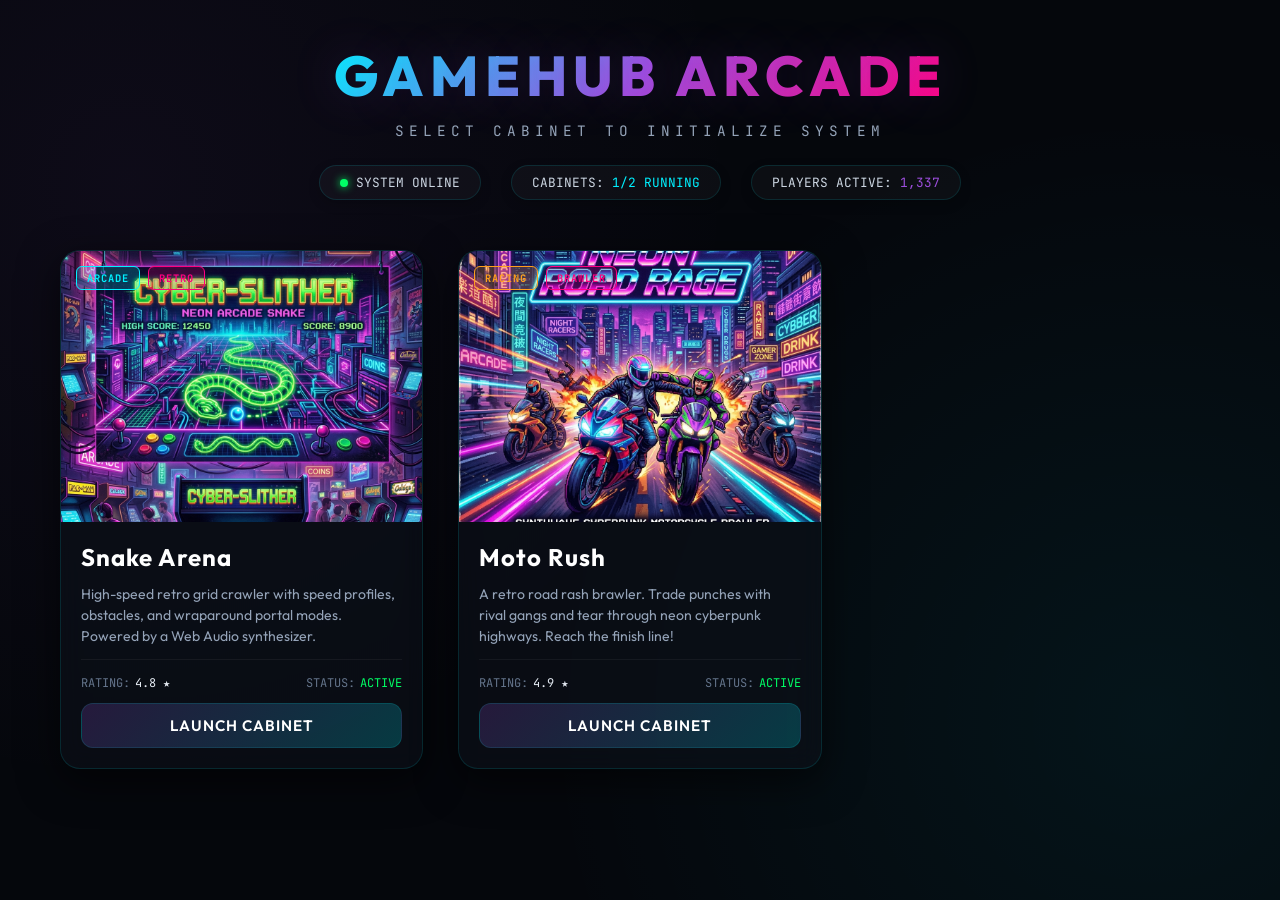
<file: app/index.html>
<!DOCTYPE html>
<html lang="en">
<head>
    <meta charset="UTF-8">
    <meta name="viewport" content="width=device-width, initial-scale=1.0">
    <title>GameHub Arcade | Scalable Multi-Game Hub</title>
    <meta name="description" content="A premium, retro-futuristic arcade game catalog hub featuring HTML5 games.">
    <!-- Google Fonts -->
    <link rel="preconnect" href="https://fonts.googleapis.com">
    <link rel="preconnect" href="https://fonts.gstatic.com" crossorigin>
    <link href="https://fonts.googleapis.com/css2?family=JetBrains+Mono:wght@400;700&family=Outfit:wght@300;400;600;800&display=swap" rel="stylesheet">
    <link rel="stylesheet" href="style.css">
</head>
<body>
    <div class="container">
        <!-- ================= HEADER ================= -->
        <header>
            <h1 class="logo-text">GameHub Arcade</h1>
            <p class="subtitle">Select cabinet to initialize system</p>
            <div class="hub-stats">
                <div class="status-badge">
                    <span class="dot pulse"></span>
                    <span>SYSTEM ONLINE</span>
                </div>
                <div class="status-badge">
                    <span>CABINETS: <span class="highlight" style="color: var(--neon-cyan);">1/2 RUNNING</span></span>
                </div>
                <div class="status-badge">
                    <span>PLAYERS ACTIVE: <span class="highlight" style="color: var(--neon-purple);">1,337</span></span>
                </div>
            </div>
        </header>

        <!-- ================= GAMES GRID ================= -->
        <main class="games-grid">
            <!-- Snake Game Card -->
            <article class="game-card" id="card-snake" data-game-url="games/snake/" data-game-title="Snake Arena">
                <div class="card-media">
                    <div class="badge-container">
                        <span class="tag-badge cyan">Arcade</span>
                        <span class="tag-badge pink">Retro</span>
                    </div>
                    <img src="assets/snake_card.png" alt="Snake Arena Artwork">
                </div>
                <div class="card-details">
                    <h2 class="game-title">Snake Arena</h2>
                    <p class="game-desc">High-speed retro grid crawler with speed profiles, obstacles, and wraparound portal modes. Powered by a Web Audio synthesizer.</p>
                    <div class="card-stats">
                        <span class="stat-item">RATING: <span class="highlight">4.8 ★</span></span>
                        <span class="stat-item">STATUS: <span class="highlight" style="color: var(--neon-green);">ACTIVE</span></span>
                    </div>
                    <button class="btn-launch">Launch Cabinet</button>
                </div>
            </article>

            <!-- Moto Rush Game Card -->
            <article class="game-card" id="card-motorush" data-game-url="games/moto-rush/" data-game-title="Moto Rush">
                <div class="card-media">
                    <div class="badge-container">
                        <span class="tag-badge orange">Racing</span>
                        <span class="tag-badge pink">Brawler</span>
                    </div>
                    <img src="assets/motorush_card.png" alt="Moto Rush Artwork">
                </div>
                <div class="card-details">
                    <h2 class="game-title">Moto Rush</h2>
                    <p class="game-desc">A retro road rash brawler. Trade punches with rival gangs and tear through neon cyberpunk highways. Reach the finish line!</p>
                    <div class="card-stats">
                        <span class="stat-item">RATING: <span class="highlight">4.9 ★</span></span>
                        <span class="stat-item">STATUS: <span class="highlight" style="color: var(--neon-green);">ACTIVE</span></span>
                    </div>
                    <button class="btn-launch">Launch Cabinet</button>
                </div>
            </article>
        </main>
    </div>

    <!-- ================= FULLSCREEN GAME OVERLAY ================= -->
    <div id="gameOverlay" class="game-overlay">
        <div class="hud-bar">
            <div class="hud-title">
                <span id="hudGameName">GAME ENGINE</span>
                <span id="hudGameStatus">VM ACTIVE</span>
            </div>
            <button id="btnCloseOverlay" class="btn-close">
                ◀ BACK TO CATALOG
            </button>
        </div>
        <div class="iframe-container">
            <div id="iframeLoader" class="iframe-loader">
                <div class="spinner"></div>
                <span>Initializing Game Engine VM...</span>
            </div>
            <iframe id="gameIframe" class="game-iframe" src="" allow="autoplay"></iframe>
        </div>
    </div>

    <script src="main.js"></script>
</body>
</html>
</file>
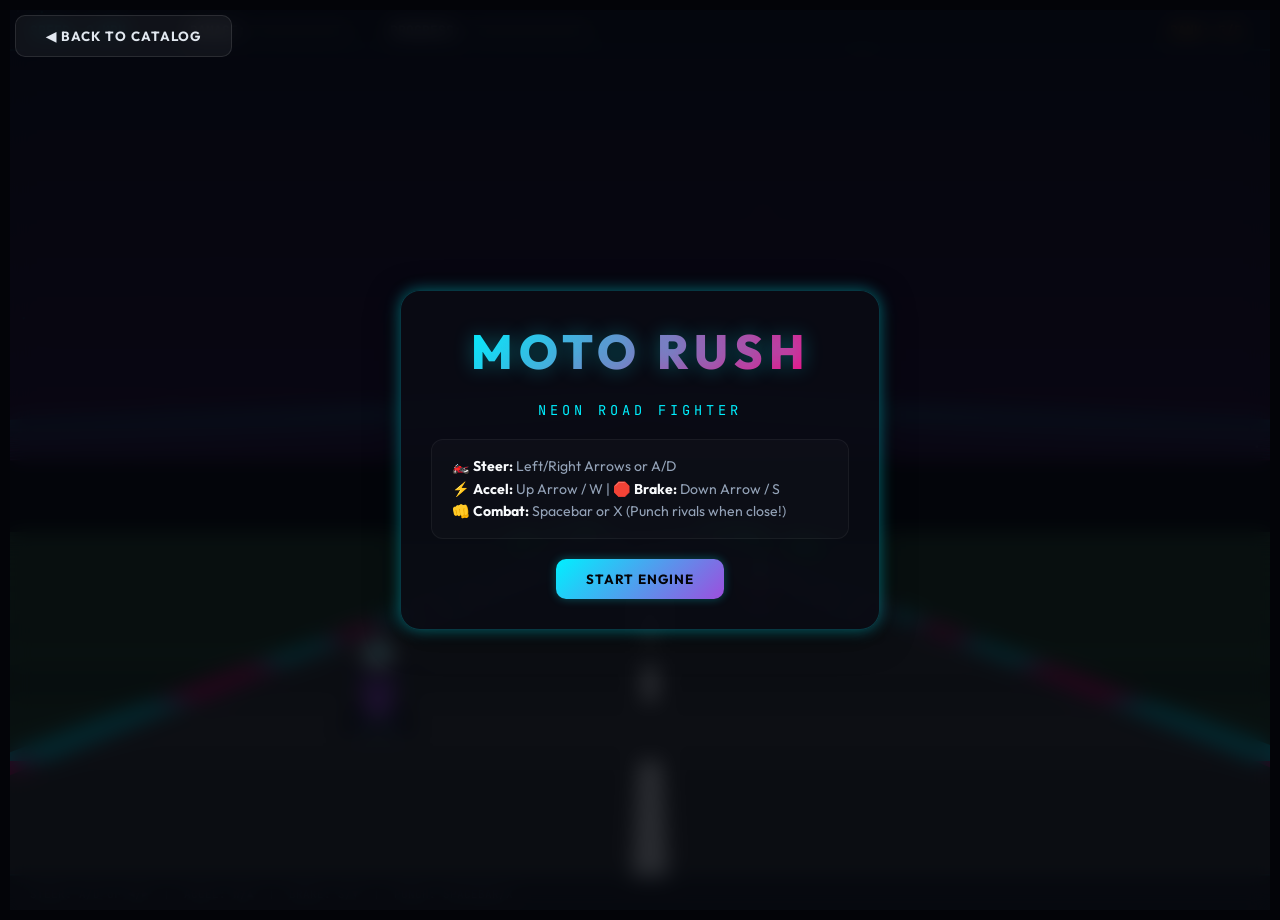
<file: app/games/moto-rush/index.html>
<!DOCTYPE html>
<html lang="en">
<head>
    <meta charset="UTF-8">
    <meta name="viewport" content="width=device-width, initial-scale=1.0, maximum-scale=1.0, user-scalable=no">
    <title>Moto Rush | Cyberpunk Road Fighter</title>
    <meta name="description" content="Retro-futuristic motorcycle brawler inspired by Road Rash. Built with HTML5 Canvas.">
    <!-- Google Fonts -->
    <link rel="preconnect" href="https://fonts.googleapis.com">
    <link rel="preconnect" href="https://fonts.gstatic.com" crossorigin>
    <link href="https://fonts.googleapis.com/css2?family=JetBrains+Mono:wght@400;700&family=Outfit:wght@400;700;800&display=swap" rel="stylesheet">
    <link rel="stylesheet" href="style.css">
</head>
<body>
    <div class="game-wrapper">
        <!-- Canvas Layer -->
        <canvas id="gameCanvas" width="800" height="480"></canvas>

        <!-- ================= START SCREEN OVERLAY ================= -->
        <div id="startScreen" class="overlay active">
            <div class="overlay-content">
                <h1 class="logo-text">MOTO RUSH</h1>
                <p class="subtitle">NEON ROAD FIGHTER</p>
                
                <div class="instructions">
                    <p>🏍️ <strong>Steer:</strong> Left/Right Arrows or A/D</p>
                    <p>⚡ <strong>Accel:</strong> Up Arrow / W | 🛑 <strong>Brake:</strong> Down Arrow / S</p>
                    <p>👊 <strong>Combat:</strong> Spacebar or X (Punch rivals when close!)</p>
                </div>

                <button id="btnStart" class="btn primary-btn">START ENGINE</button>
            </div>
        </div>

        <!-- ================= GAME OVER OVERLAY ================= -->
        <div id="gameOverScreen" class="overlay">
            <div class="overlay-content">
                <h2 class="danger-text">BIKE WRECKED</h2>
                <p class="stats-report">100% Critical Chassis Damage</p>
                <div class="score-box">
                    <span>DISTANCE COVERED</span>
                    <span id="failDistance" class="score-val">0m</span>
                </div>
                <button id="btnRestartFail" class="btn primary-btn">REDEPLOY BIKER</button>
            </div>
        </div>

        <!-- ================= VICTORY OVERLAY ================= -->
        <div id="victoryScreen" class="overlay">
            <div class="overlay-content">
                <h2 class="success-text">VICTORY</h2>
                <p class="stats-report">Finish Line Crossed! Rivals Defeated!</p>
                <div class="score-box">
                    <span>FINAL RANK</span>
                    <span id="winRank" class="score-val">1st</span>
                </div>
                <button id="btnRestartWin" class="btn primary-btn">RACE AGAIN</button>
            </div>
        </div>

        <!-- ================= MOBILE VIRTUAL GAMEPAD ================= -->
        <div class="mobile-controls">
            <!-- Left Side D-Pad -->
            <div class="dpad">
                <button id="btnLeft" class="gamepad-btn steer-btn">◀</button>
                <button id="btnRight" class="gamepad-btn steer-btn">▶</button>
            </div>
            
            <!-- Right Side Action Buttons -->
            <div class="actions">
                <button id="btnPunch" class="gamepad-btn action-btn punch-btn">👊 PUNCH</button>
                <div class="speed-btns">
                    <button id="btnBrake" class="gamepad-btn speed-btn brake-btn">🛑 BRAKE</button>
                    <button id="btnGas" class="gamepad-btn speed-btn gas-btn">⚡ GAS</button>
                </div>
            </div>
        </div>
    </div>

    <!-- Notify main frame if loaded directly -->
    <div class="standalone-hud">
        <button id="btnStandaloneBack" class="btn secondary-btn" style="display: none;">◀ BACK TO CATALOG</button>
    </div>

    <script src="game.js"></script>
    <script>
        // If not running in iframe, display the standalone back button (e.g. if loaded directly)
        if (window.parent === window) {
            const backBtn = document.getElementById('btnStandaloneBack');
            if (backBtn) {
                backBtn.style.display = 'block';
                backBtn.addEventListener('click', () => {
                    window.location.href = '../../index.html';
                });
            }
        }
    </script>
</body>
</html>
</file>
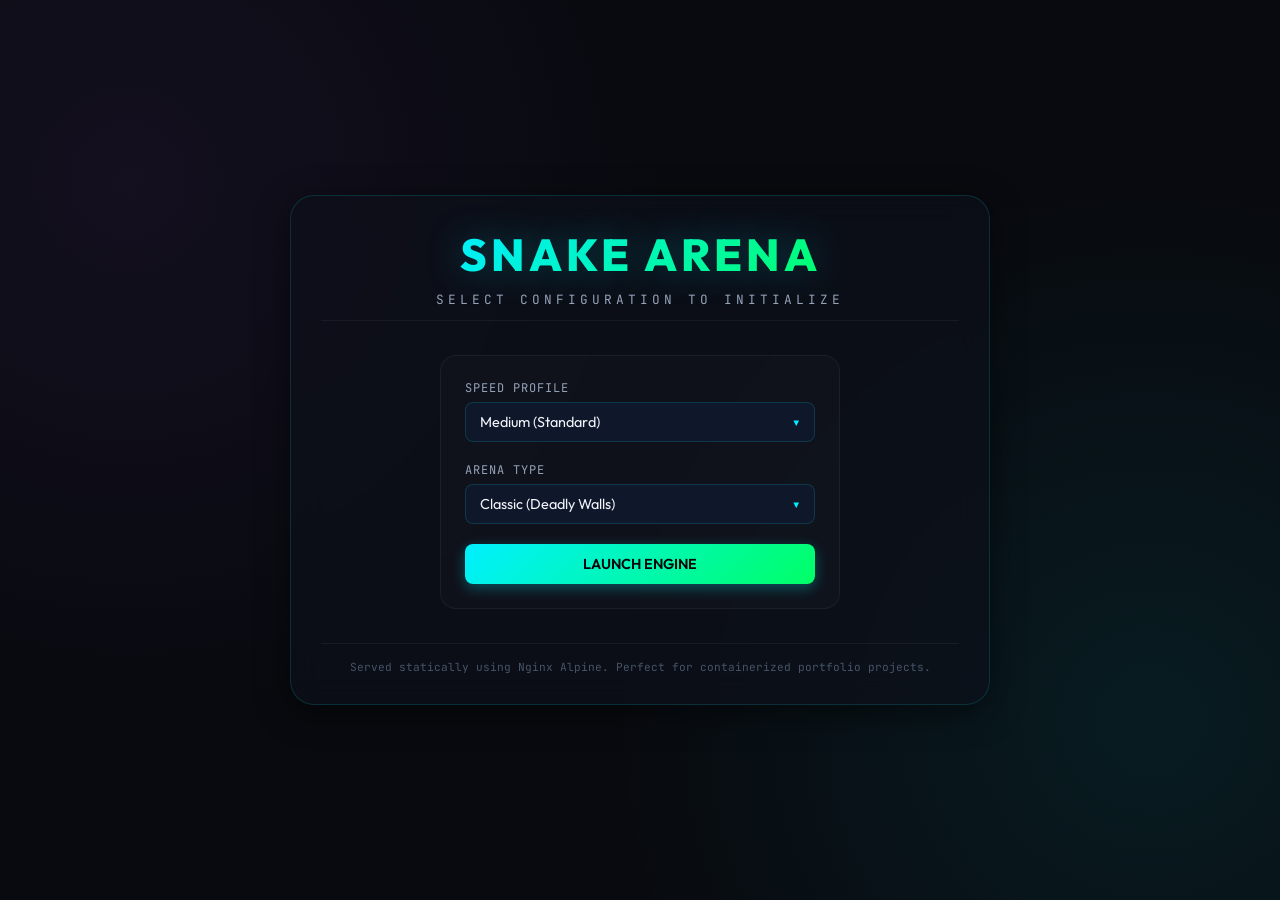
<file: app/games/snake/index.html>
<!DOCTYPE html>
<html lang="en">
<head>
    <meta charset="UTF-8">
    <meta name="viewport" content="width=device-width, initial-scale=1.0, maximum-scale=1.0, user-scalable=no">
    <title>Retro Snake Arena | DevOps Static Web App</title>
    <meta name="description" content="A modern, high-fidelity classic Snake game web app for a DevOps Kubernetes portfolio.">
    <!-- Google Fonts -->
    <link rel="preconnect" href="https://fonts.googleapis.com">
    <link rel="preconnect" href="https://fonts.gstatic.com" crossorigin>
    <link href="https://fonts.googleapis.com/css2?family=JetBrains+Mono:wght@400;700&family=Outfit:wght@300;400;600;800&display=swap" rel="stylesheet">
    <link rel="stylesheet" href="style.css">
</head>
<body>
    <div class="glass-container">
        
        <!-- ================= START SCREEN ================= -->
        <div id="startScreen" class="screen active">
            <header class="start-header">
                <h1 class="logo-text">SNAKE ARENA</h1>
                <p class="subtitle">Select configuration to initialize</p>
            </header>

            <div class="setup-panel">
                <div class="control-row">
                    <label for="difficultySelect">Speed Profile</label>
                    <div class="select-wrapper">
                        <select id="difficultySelect">
                            <option value="easy">Easy (Slow)</option>
                            <option value="medium" selected>Medium (Standard)</option>
                            <option value="hard">Hard (Fast)</option>
                        </select>
                    </div>
                </div>
                
                <div class="control-row">
                    <label for="modeSelect">Arena Type</label>
                    <div class="select-wrapper">
                        <select id="modeSelect">
                            <option value="classic" selected>Classic (Deadly Walls)</option>
                            <option value="obstacles">Obstacles (Barriers)</option>
                            <option value="portal">Portal (Wraparound)</option>
                        </select>
                    </div>
                </div>

                <button id="startButton" class="btn primary-btn launch-btn">LAUNCH ENGINE</button>
            </div>
            
            <footer class="start-footer">
                <p class="devops-tag">Served statically using Nginx Alpine. Perfect for containerized portfolio projects.</p>
            </footer>
        </div>

        <!-- ================= GAME SCREEN ================= -->
        <div id="gameScreen" class="screen">
            <header>
                <h1 id="app-title">RETRO SNAKE ARENA</h1>
                <p class="subtitle">Game Active | Engine Online</p>
            </header>

            <main class="game-layout">
                <!-- Score & Stats Bar -->
                <div class="stats-panel">
                    <div class="stat-box">
                        <span class="stat-label">SCORE</span>
                        <span id="score-val" class="stat-value">000</span>
                    </div>
                    <div class="stat-box">
                        <span class="stat-label">HIGH SCORE</span>
                        <span id="high-val" class="stat-value">000</span>
                    </div>
                    <div class="stat-box">
                        <span class="stat-label">SPEED</span>
                        <span id="speed-indicator" class="stat-value">MEDIUM</span>
                    </div>
                </div>

                <!-- Canvas Container -->
                <div class="canvas-wrapper">
                    <canvas id="gameCanvas" width="400" height="400"></canvas>
                    
                    <!-- Game Over Overlay -->
                    <div id="gameOverOverlay" class="canvas-overlay">
                        <div class="overlay-content">
                            <h2 class="danger-text">SYSTEM FAILURE</h2>
                            <p class="game-over-reason">Crash Loop BackOff: Wall Collision</p>
                            <div class="final-score-box">
                                <span>FINAL SCORE</span>
                                <span id="final-score-val">000</span>
                            </div>
                            <button id="restartButton" class="btn primary-btn">REDEPLOY ENGINE</button>
                        </div>
                    </div>

                    <!-- Pause Overlay -->
                    <div id="pauseOverlay" class="canvas-overlay">
                        <div class="overlay-content">
                            <h2>PAUSED</h2>
                            <p>Game engine suspended.</p>
                            <button id="resumeButton" class="btn primary-btn">RESUME ENGINE</button>
                        </div>
                    </div>
                </div>

                <!-- Controls Panel -->
                <div class="game-controls">
                    <button id="pauseBtn" class="btn secondary-btn">Pause (Space)</button>
                    <button id="muteBtn" class="btn secondary-btn">Mute Sound</button>
                    <button id="exitBtn" class="btn secondary-btn danger-btn">Exit to Menu</button>
                </div>
            </main>

            <footer>
                <div class="keyboard-guide">
                    <p class="desktop-controls"><strong>Keyboard:</strong> Use <span class="key">▲</span> <span class="key">▼</span> <span class="key">◀</span> <span class="key">▶</span> / <span class="key">WASD</span>. <span class="key">Spacebar</span> to Pause.</p>
                    <p class="mobile-controls"><strong>Mobile:</strong> Swipe in the direction you want to turn.</p>
                </div>
                <p class="devops-tag">High-speed rendering & Web Audio synthesizer.</p>
            </footer>
        </div>

    </div>
    
    <script src="game.js"></script>
</body>
</html>
</file>
<file: app/style.css>
/* --- Modern CSS Architecture & Design Tokens --- */
:root {
    --bg-color: #05070c;
    --panel-bg: rgba(13, 17, 26, 0.6);
    --border-color: rgba(0, 240, 255, 0.12);
    --border-hover: rgba(157, 78, 221, 0.5);
    
    /* Neon Theme Palette */
    --neon-cyan: #00f0ff;
    --neon-green: #00ff66;
    --neon-purple: #9d4edd;
    --neon-pink: #ff007f;
    --neon-orange: #ff9f1c;
    --neon-red: #ff3333;
    
    /* Fonts */
    --font-sans: 'Outfit', -apple-system, BlinkMacSystemFont, "Segoe UI", Roboto, Helvetica, Arial, sans-serif;
    --font-mono: 'JetBrains Mono', monospace;
    
    /* Glow Effects & Shadows */
    --glow-cyan: 0 0 15px rgba(0, 240, 255, 0.35);
    --glow-purple: 0 0 15px rgba(157, 78, 221, 0.35);
    --glow-pink: 0 0 15px rgba(255, 0, 127, 0.35);
    --shadow-heavy: 0 12px 40px 0 rgba(0, 0, 0, 0.6);
}

/* --- Base & Scrollbar Customization --- */
* {
    box-sizing: border-box;
    margin: 0;
    padding: 0;
}

body {
    background-color: var(--bg-color);
    background-image: 
        radial-gradient(circle at 10% 20%, rgba(157, 78, 221, 0.06) 0%, transparent 45%),
        radial-gradient(circle at 90% 80%, rgba(0, 240, 255, 0.06) 0%, transparent 45%);
    color: #f1f5f9;
    font-family: var(--font-sans);
    min-height: 100vh;
    overflow-x: hidden;
    display: flex;
    flex-direction: column;
}

/* Custom Scrollbars */
::-webkit-scrollbar {
    width: 8px;
}
::-webkit-scrollbar-track {
    background: var(--bg-color);
}
::-webkit-scrollbar-thumb {
    background: rgba(157, 78, 221, 0.3);
    border-radius: 4px;
}
::-webkit-scrollbar-thumb:hover {
    background: var(--neon-purple);
}

/* --- Layout Container --- */
.container {
    max-width: 1200px;
    width: 100%;
    margin: 0 auto;
    padding: 40px 20px;
    flex: 1;
}

/* --- Header Section --- */
header {
    text-align: center;
    margin-bottom: 50px;
    animation: fadeInDown 0.8s ease-out;
}

.logo-text {
    font-size: 3.5rem;
    font-weight: 800;
    letter-spacing: 6px;
    background: linear-gradient(135deg, var(--neon-cyan) 0%, var(--neon-purple) 50%, var(--neon-pink) 100%);
    -webkit-background-clip: text;
    -webkit-text-fill-color: transparent;
    text-shadow: 0 0 50px rgba(157, 78, 221, 0.2);
    display: inline-block;
    margin-bottom: 10px;
    text-transform: uppercase;
}

.subtitle {
    font-family: var(--font-mono);
    font-size: 0.9rem;
    color: #94a3b8;
    text-transform: uppercase;
    letter-spacing: 5px;
    margin-bottom: 25px;
}

/* Hub Status Info */
.hub-stats {
    display: flex;
    justify-content: center;
    gap: 30px;
    margin-top: 15px;
}

.status-badge {
    background: rgba(255, 255, 255, 0.03);
    border: 1px solid var(--border-color);
    border-radius: 50px;
    padding: 8px 20px;
    font-family: var(--font-mono);
    font-size: 0.8rem;
    color: #cbd5e1;
    display: flex;
    align-items: center;
    gap: 8px;
    box-shadow: 0 4px 12px rgba(0,0,0,0.2);
}

.status-badge .dot {
    width: 8px;
    height: 8px;
    border-radius: 50%;
    background-color: var(--neon-green);
    box-shadow: 0 0 8px var(--neon-green);
}

.status-badge .dot.pulse {
    animation: pulseGlow 1.5s infinite;
}

/* --- Catalog Grid Layout --- */
.games-grid {
    display: grid;
    grid-template-columns: repeat(auto-fill, minmax(320px, 1fr));
    gap: 35px;
    margin-top: 20px;
    animation: fadeInUp 0.8s ease-out;
}

/* --- Game Cards --- */
.game-card {
    background: var(--panel-bg);
    border: 1px solid var(--border-color);
    border-radius: 20px;
    overflow: hidden;
    position: relative;
    box-shadow: var(--shadow-heavy);
    backdrop-filter: blur(12px);
    -webkit-backdrop-filter: blur(12px);
    transition: all 0.4s cubic-bezier(0.25, 0.8, 0.25, 1);
    display: flex;
    flex-direction: column;
}

.game-card:hover {
    transform: translateY(-8px);
    border-color: var(--border-hover);
    box-shadow: var(--shadow-heavy), var(--glow-purple);
}

/* Cover Image Wrapper */
.card-media {
    position: relative;
    width: 100%;
    padding-top: 75%; /* 4:3 Aspect Ratio */
    overflow: hidden;
}

.card-media img {
    position: absolute;
    top: 0;
    left: 0;
    width: 100%;
    height: 100%;
    object-fit: cover;
    transition: transform 0.5s ease;
}

.game-card:hover .card-media img {
    transform: scale(1.08);
}

/* Tag overlay on image */
.badge-container {
    position: absolute;
    top: 15px;
    left: 15px;
    display: flex;
    gap: 8px;
    z-index: 2;
}

.tag-badge {
    padding: 4px 10px;
    border-radius: 6px;
    font-size: 0.65rem;
    font-weight: 700;
    font-family: var(--font-mono);
    text-transform: uppercase;
    letter-spacing: 1px;
}

.tag-badge.cyan {
    background-color: rgba(0, 240, 255, 0.2);
    border: 1px solid var(--neon-cyan);
    color: var(--neon-cyan);
}

.tag-badge.pink {
    background-color: rgba(255, 0, 127, 0.2);
    border: 1px solid var(--neon-pink);
    color: var(--neon-pink);
}

.tag-badge.orange {
    background-color: rgba(255, 159, 28, 0.2);
    border: 1px solid var(--neon-orange);
    color: var(--neon-orange);
}

/* Card Content Details */
.card-details {
    padding: 20px;
    display: flex;
    flex-direction: column;
    gap: 12px;
    flex: 1;
}

.game-title {
    font-size: 1.5rem;
    font-weight: 700;
    color: #ffffff;
    letter-spacing: 1px;
}

.game-desc {
    font-size: 0.88rem;
    color: #94a3b8;
    line-height: 1.5;
}

/* Stats Row */
.card-stats {
    display: flex;
    justify-content: space-between;
    align-items: center;
    border-top: 1px solid rgba(255, 255, 255, 0.05);
    padding-top: 15px;
    margin-top: auto;
}

.stat-item {
    font-family: var(--font-mono);
    font-size: 0.75rem;
    color: #64748b;
    display: flex;
    align-items: center;
    gap: 5px;
}

.stat-item .highlight {
    color: #e2e8f0;
}

/* Card Button */
.btn-launch {
    display: inline-flex;
    justify-content: center;
    align-items: center;
    width: 100%;
    padding: 12px;
    background: linear-gradient(135deg, rgba(157, 78, 221, 0.2) 0%, rgba(0, 240, 255, 0.2) 100%);
    border: 1px solid var(--border-color);
    border-radius: 12px;
    color: #ffffff;
    font-family: var(--font-sans);
    font-weight: 600;
    font-size: 0.95rem;
    cursor: pointer;
    text-transform: uppercase;
    letter-spacing: 1px;
    transition: all 0.3s ease;
}

.game-card:hover .btn-launch {
    background: linear-gradient(135deg, var(--neon-purple) 0%, var(--neon-cyan) 100%);
    border-color: transparent;
    color: #05070c;
    font-weight: 700;
    box-shadow: var(--glow-cyan);
}

/* Disabled Card Adjustments (Upcoming games) */
.game-card.disabled {
    opacity: 0.85;
}

.game-card.disabled:hover {
    border-color: var(--border-color);
    box-shadow: var(--shadow-heavy);
    transform: none;
}

.game-card.disabled .card-media img {
    filter: grayscale(80%) brightness(50%);
}

.game-card.disabled .btn-launch {
    background: rgba(255, 255, 255, 0.02);
    border: 1px solid rgba(255, 255, 255, 0.05);
    color: #64748b;
    cursor: not-allowed;
}

.game-card.disabled:hover .btn-launch {
    background: rgba(255, 255, 255, 0.02);
    border: 1px solid rgba(255, 255, 255, 0.05);
    color: #64748b;
    box-shadow: none;
}

/* --- Fullscreen Game Overlay --- */
.game-overlay {
    position: fixed;
    top: 0;
    left: 0;
    width: 100vw;
    height: 100vh;
    background: rgba(5, 7, 12, 0.85);
    backdrop-filter: blur(20px);
    -webkit-backdrop-filter: blur(20px);
    z-index: 1000;
    display: none;
    opacity: 0;
    transition: opacity 0.4s ease;
    flex-direction: column;
}

.game-overlay.active {
    display: flex;
    opacity: 1;
}

/* HUD Overlay Controls */
.hud-bar {
    display: flex;
    justify-content: space-between;
    align-items: center;
    padding: 15px 30px;
    background: rgba(13, 17, 26, 0.8);
    border-bottom: 1px solid var(--border-color);
    z-index: 1002;
    box-shadow: 0 4px 20px rgba(0,0,0,0.5);
}

.hud-title {
    font-size: 1.2rem;
    font-weight: 700;
    letter-spacing: 2px;
    color: #ffffff;
    display: flex;
    align-items: center;
    gap: 10px;
}

.hud-title span {
    font-size: 0.75rem;
    font-family: var(--font-mono);
    color: var(--neon-cyan);
    background: rgba(0, 240, 255, 0.1);
    padding: 2px 8px;
    border-radius: 4px;
}

.btn-close {
    background: rgba(255, 51, 51, 0.1);
    border: 1px solid var(--neon-red);
    color: var(--neon-red);
    font-family: var(--font-sans);
    font-weight: 600;
    font-size: 0.85rem;
    padding: 8px 18px;
    border-radius: 8px;
    cursor: pointer;
    text-transform: uppercase;
    letter-spacing: 1px;
    display: flex;
    align-items: center;
    gap: 8px;
    transition: all 0.3s ease;
}

.btn-close:hover {
    background: var(--neon-red);
    color: #ffffff;
    box-shadow: 0 0 15px rgba(255, 51, 51, 0.4);
}

/* Iframe Game Container */
.iframe-container {
    flex: 1;
    position: relative;
    width: 100%;
    height: calc(100vh - 70px);
}

.game-iframe {
    width: 100%;
    height: 100%;
    border: none;
    background: transparent;
}

/* Loading Spinner in Iframe Overlay */
.iframe-loader {
    position: absolute;
    top: 50%;
    left: 50%;
    transform: translate(-50%, -50%);
    display: flex;
    flex-direction: column;
    align-items: center;
    gap: 15px;
    color: #94a3b8;
    font-family: var(--font-mono);
    font-size: 0.9rem;
    pointer-events: none;
    transition: opacity 0.3s ease;
}

.spinner {
    width: 40px;
    height: 40px;
    border: 3px solid rgba(157, 78, 221, 0.1);
    border-top: 3px solid var(--neon-purple);
    border-radius: 50%;
    animation: spin 1s linear infinite;
}

/* Footer tags */
footer {
    text-align: center;
    padding: 30px;
    font-family: var(--font-mono);
    font-size: 0.75rem;
    color: #475569;
    border-top: 1px solid rgba(255, 255, 255, 0.02);
    margin-top: auto;
}

footer a {
    color: #64748b;
    text-decoration: none;
    transition: color 0.3s ease;
}

footer a:hover {
    color: var(--neon-cyan);
}

/* --- Animations --- */
@keyframes fadeInDown {
    from {
        opacity: 0;
        transform: translateY(-20px);
    }
    to {
        opacity: 1;
        transform: translateY(0);
    }
}

@keyframes fadeInUp {
    from {
        opacity: 0;
        transform: translateY(20px);
    }
    to {
        opacity: 1;
        transform: translateY(0);
    }
}

@keyframes pulseGlow {
    0% {
        transform: scale(0.95);
        box-shadow: 0 0 0 0 rgba(0, 255, 102, 0.7);
    }
    70% {
        transform: scale(1);
        box-shadow: 0 0 0 8px rgba(0, 255, 102, 0);
    }
    100% {
        transform: scale(0.95);
        box-shadow: 0 0 0 0 rgba(0, 255, 102, 0);
    }
}

@keyframes spin {
    0% { transform: rotate(0deg); }
    100% { transform: rotate(360deg); }
}
</file>
<file: app/games/moto-rush/style.css>
/* --- Moto Rush Stylesheet --- */
:root {
    --bg-color: #030408;
    --panel-bg: rgba(10, 12, 20, 0.8);
    --border-cyan: rgba(0, 240, 255, 0.2);
    --border-pink: rgba(255, 0, 127, 0.2);
    
    --neon-cyan: #00f0ff;
    --neon-purple: #9d4edd;
    --neon-pink: #ff007f;
    --neon-green: #00ff66;
    --neon-orange: #ff9f1c;
    --neon-red: #ff3333;
    
    --font-sans: 'Outfit', sans-serif;
    --font-mono: 'JetBrains Mono', monospace;
    
    --shadow-glow: 0 0 15px rgba(0, 240, 255, 0.4);
    --shadow-heavy: 0 10px 30px rgba(0,0,0,0.8);
}

* {
    box-sizing: border-box;
    margin: 0;
    padding: 0;
    user-select: none;
    -webkit-user-select: none;
}

body {
    background-color: var(--bg-color);
    color: #e2e8f0;
    font-family: var(--font-sans);
    min-height: 100vh;
    display: flex;
    justify-content: center;
    align-items: center;
    overflow: hidden;
    padding: 10px;
}

/* --- Game Container Wrapper --- */
.game-wrapper {
    position: relative;
    width: 100vw;
    height: 100vh;
    background: #000;
    overflow: hidden;
    display: flex;
    justify-content: center;
    align-items: center;
}

canvas {
    width: 100vw;
    height: 100vh;
    position: absolute;
    top: 0;
    left: 0;
    margin: 0;
    padding: 0;
    overflow: hidden;
    display: block;
}

/* --- Overlay Screen Base --- */
.overlay {
    position: absolute;
    top: 0;
    left: 0;
    width: 100%;
    height: 100%;
    background: rgba(4, 6, 12, 0.85);
    backdrop-filter: blur(10px);
    -webkit-backdrop-filter: blur(10px);
    display: flex;
    justify-content: center;
    align-items: center;
    z-index: 10;
    opacity: 0;
    pointer-events: none;
    transition: opacity 0.4s ease;
}

.overlay.active {
    opacity: 1;
    pointer-events: auto;
}

.overlay-content {
    text-align: center;
    padding: 30px;
    border-radius: 20px;
    background: var(--panel-bg);
    border: 1px solid var(--border-cyan);
    box-shadow: var(--shadow-glow), 0 8px 32px rgba(0,0,0,0.6);
    max-width: 480px;
    width: 90%;
    display: flex;
    flex-direction: column;
    align-items: center;
    gap: 20px;
    animation: zoomIn 0.3s cubic-bezier(0.175, 0.885, 0.32, 1.275);
}

.logo-text {
    font-size: 3rem;
    font-weight: 800;
    letter-spacing: 6px;
    background: linear-gradient(135deg, var(--neon-cyan) 0%, var(--neon-pink) 100%);
    -webkit-background-clip: text;
    -webkit-text-fill-color: transparent;
    text-shadow: 0 0 20px rgba(0, 240, 255, 0.3);
}

.subtitle {
    font-family: var(--font-mono);
    font-size: 0.85rem;
    color: var(--neon-cyan);
    letter-spacing: 4px;
    text-transform: uppercase;
}

.instructions {
    text-align: left;
    background: rgba(255,255,255,0.02);
    border: 1px solid rgba(255,255,255,0.05);
    padding: 15px 20px;
    border-radius: 12px;
    font-size: 0.88rem;
    line-height: 1.6;
    color: #94a3b8;
    width: 100%;
}

.instructions strong {
    color: #f8fafc;
}

/* --- Buttons --- */
.btn {
    font-family: var(--font-sans);
    font-weight: 700;
    text-transform: uppercase;
    letter-spacing: 1px;
    padding: 12px 30px;
    border-radius: 10px;
    cursor: pointer;
    transition: all 0.3s ease;
    border: none;
    outline: none;
}

.primary-btn {
    background: linear-gradient(135deg, var(--neon-cyan) 0%, var(--neon-purple) 100%);
    color: #030408;
    box-shadow: 0 0 10px rgba(0, 240, 255, 0.3);
}

.primary-btn:hover {
    box-shadow: 0 0 20px rgba(0, 240, 255, 0.6);
    transform: scale(1.05);
}

.secondary-btn {
    background: rgba(255, 255, 255, 0.05);
    border: 1px solid rgba(255,255,255,0.1);
    color: #e2e8f0;
}

.secondary-btn:hover {
    background: rgba(255,255,255,0.1);
    color: #fff;
}

/* Success/Fail States */
.danger-text {
    font-size: 2.5rem;
    font-weight: 800;
    color: var(--neon-red);
    text-shadow: 0 0 15px rgba(255, 51, 51, 0.4);
    letter-spacing: 2px;
}

.success-text {
    font-size: 2.5rem;
    font-weight: 800;
    color: var(--neon-green);
    text-shadow: 0 0 15px rgba(0, 255, 102, 0.4);
    letter-spacing: 2px;
}

.stats-report {
    font-family: var(--font-mono);
    font-size: 0.8rem;
    color: #64748b;
    text-transform: uppercase;
}

.score-box {
    display: flex;
    flex-direction: column;
    gap: 5px;
    background: rgba(255,255,255,0.02);
    border: 1px solid rgba(255,255,255,0.05);
    border-radius: 12px;
    padding: 15px;
    width: 100%;
}

.score-box span:first-child {
    font-size: 0.75rem;
    font-family: var(--font-mono);
    color: #64748b;
    letter-spacing: 1px;
}

.score-val {
    font-size: 2rem;
    font-weight: 800;
    color: #fff;
    font-family: var(--font-mono);
}

/* Standalone HUD floating elements */
.standalone-hud {
    position: absolute;
    top: 15px;
    left: 15px;
    z-index: 100;
}

/* --- Mobile Controls overlay --- */
.mobile-controls {
    display: none; /* Hidden on desktop */
    position: absolute;
    bottom: 20px;
    left: 0;
    width: 100%;
    padding: 0 25px;
    z-index: 5;
    justify-content: space-between;
    align-items: flex-end;
    pointer-events: none; /* Allow canvas interactions below if needed, but buttons will override */
}

/* Media query for touch devices & smaller viewports */
@media (max-width: 1024px) or (pointer: coarse) {
    .mobile-controls {
        display: flex;
    }
}

.gamepad-btn {
    pointer-events: auto; /* Re-enable pointer events on the buttons themselves */
    background: rgba(13, 17, 26, 0.5);
    border: 2px solid rgba(0, 240, 255, 0.15);
    color: rgba(241, 245, 249, 0.8);
    font-family: var(--font-sans);
    font-weight: 700;
    border-radius: 50%;
    cursor: pointer;
    display: flex;
    justify-content: center;
    align-items: center;
    box-shadow: 0 4px 10px rgba(0,0,0,0.5);
    transition: all 0.1s ease;
    touch-action: manipulation;
}

.gamepad-btn:active {
    background: var(--neon-cyan);
    color: #030408;
    border-color: transparent;
    box-shadow: 0 0 15px var(--neon-cyan);
    transform: scale(0.92);
}

/* Specific button layout configurations */
.dpad {
    display: flex;
    gap: 15px;
}

.steer-btn {
    width: 65px;
    height: 65px;
    font-size: 1.5rem;
}

.actions {
    display: flex;
    flex-direction: column;
    align-items: flex-end;
    gap: 15px;
}

.punch-btn {
    width: 80px;
    height: 80px;
    font-size: 0.95rem;
    background: rgba(255, 0, 127, 0.4);
    border-color: rgba(255, 0, 127, 0.3);
    color: #fff;
    border-radius: 16px; /* Squircle brawler action button */
}

.punch-btn:active {
    background: var(--neon-pink);
    box-shadow: 0 0 15px var(--neon-pink);
}

.speed-btns {
    display: flex;
    gap: 15px;
}

.speed-btn {
    width: 60px;
    height: 60px;
    font-size: 0.75rem;
}

.brake-btn {
    background: rgba(255, 51, 51, 0.35);
    border-color: rgba(255, 51, 51, 0.25);
}

.brake-btn:active {
    background: var(--neon-red);
    box-shadow: 0 0 15px var(--neon-red);
}

.gas-btn {
    background: rgba(0, 255, 102, 0.35);
    border-color: rgba(0, 255, 102, 0.25);
    width: 65px;
    height: 65px;
}

.gas-btn:active {
    background: var(--neon-green);
    box-shadow: 0 0 15px var(--neon-green);
}

/* Scale down container on very small screens */
@media (max-width: 820px) {
    .game-wrapper {
        width: 100vw;
        height: 60vw; /* Keep 5:3 aspect ratio responsive */
        border: none;
        border-radius: 0;
    }
    
    .steer-btn {
        width: 55px;
        height: 55px;
    }
    
    .punch-btn {
        width: 65px;
        height: 65px;
    }
    
    .speed-btn {
        width: 50px;
        height: 50px;
    }
    
    .gas-btn {
        width: 55px;
        height: 55px;
    }
}

@keyframes zoomIn {
    from {
        opacity: 0;
        transform: scale(0.85);
    }
    to {
        opacity: 1;
        transform: scale(1);
    }
}
</file>
<file: app/games/snake/style.css>
/* --- Modern CSS Architecture & Design Tokens --- */
:root {
    --bg-color: #080a0f;
    --panel-bg: rgba(13, 17, 26, 0.7);
    --border-color: rgba(0, 240, 255, 0.15);
    --border-hover: rgba(0, 240, 255, 0.4);
    
    /* Neon Palette */
    --neon-cyan: #00f0ff;
    --neon-green: #00ff66;
    --neon-purple: #9d4edd;
    --neon-pink: #ff007f;
    --neon-red: #ff3333;
    
    /* Fonts */
    --font-sans: 'Outfit', -apple-system, BlinkMacSystemFont, "Segoe UI", Roboto, Helvetica, Arial, sans-serif;
    --font-mono: 'JetBrains Mono', monospace;
    
    /* Shadows */
    --glow-cyan: 0 0 10px rgba(0, 240, 255, 0.4);
    --glow-green: 0 0 10px rgba(0, 255, 102, 0.4);
    --glow-red: 0 0 10px rgba(255, 51, 51, 0.4);
    --shadow-heavy: 0 8px 32px 0 rgba(0, 0, 0, 0.5);
}

/* --- Base Styles --- */
* {
    box-sizing: border-box;
    margin: 0;
    padding: 0;
}

body {
    background-color: var(--bg-color);
    background-image: 
        radial-gradient(circle at 10% 20%, rgba(157, 78, 221, 0.08) 0%, transparent 40%),
        radial-gradient(circle at 90% 80%, rgba(0, 240, 255, 0.08) 0%, transparent 40%);
    color: #e2e8f0;
    font-family: var(--font-sans);
    min-height: 100vh;
    display: flex;
    justify-content: center;
    align-items: center;
    padding: 20px;
    overflow-x: hidden;
}

/* --- Glassmorphism Container --- */
.glass-container {
    width: 100%;
    max-width: 700px;
    background: var(--panel-bg);
    backdrop-filter: blur(16px);
    -webkit-backdrop-filter: blur(16px);
    border: 1px solid var(--border-color);
    border-radius: 24px;
    padding: 30px;
    box-shadow: var(--shadow-heavy);
    display: flex;
    flex-direction: column;
    align-items: center;
    animation: fadeIn 0.8s ease-out;
}

/* --- Screen Transitions --- */
.screen {
    display: none;
    flex-direction: column;
    width: 100%;
    gap: 24px;
    animation: scaleUp 0.4s cubic-bezier(0.16, 1, 0.3, 1);
}

.screen.active {
    display: flex;
}

/* --- Start Screen Layout --- */
.start-header {
    text-align: center;
    margin-bottom: 10px;
}

.logo-text {
    font-size: 2.8rem;
    font-weight: 800;
    letter-spacing: 4px;
    background: linear-gradient(135deg, var(--neon-cyan) 0%, var(--neon-green) 100%);
    -webkit-background-clip: text;
    -webkit-text-fill-color: transparent;
    text-shadow: 0 0 40px rgba(0, 240, 255, 0.3);
    display: inline-block;
}

.subtitle {
    font-family: var(--font-mono);
    font-size: 0.8rem;
    color: #94a3b8;
    text-transform: uppercase;
    letter-spacing: 4px;
    margin-top: 8px;
}

.setup-panel {
    display: flex;
    flex-direction: column;
    gap: 20px;
    background: rgba(255, 255, 255, 0.02);
    border: 1px solid rgba(255, 255, 255, 0.05);
    border-radius: 16px;
    padding: 24px;
    width: 100%;
    max-width: 400px;
    margin: 0 auto;
}

.start-footer {
    margin-top: 10px;
    text-align: center;
}

/* --- Game Screen Layout --- */
header {
    text-align: center;
    border-bottom: 1px solid rgba(255, 255, 255, 0.05);
    padding-bottom: 12px;
}

header h1 {
    font-size: 2rem;
    font-weight: 800;
    letter-spacing: 2px;
    color: var(--neon-cyan);
    text-shadow: var(--glow-cyan);
}

.game-layout {
    display: grid;
    grid-template-columns: 1fr;
    gap: 20px;
    width: 100%;
}

@media (min-width: 768px) {
    .game-layout {
        grid-template-columns: 1fr 180px;
    }
    .stats-panel {
        grid-column: 1 / span 2;
    }
}

/* --- Stats Panel --- */
.stats-panel {
    display: flex;
    gap: 15px;
    width: 100%;
}

.stat-box {
    flex: 1;
    background: rgba(255, 255, 255, 0.02);
    border: 1px solid rgba(255, 255, 255, 0.05);
    border-radius: 12px;
    padding: 10px;
    display: flex;
    flex-direction: column;
    align-items: center;
    justify-content: center;
    transition: transform 0.3s ease, border-color 0.3s ease;
}

.stat-box:hover {
    transform: translateY(-2px);
    border-color: rgba(0, 240, 255, 0.2);
}

.stat-label {
    font-family: var(--font-mono);
    font-size: 0.7rem;
    color: #64748b;
    letter-spacing: 1.5px;
    margin-bottom: 4px;
}

.stat-value {
    font-family: var(--font-mono);
    font-size: 1.4rem;
    font-weight: 700;
    color: var(--neon-cyan);
    text-shadow: var(--glow-cyan);
}

#speed-indicator {
    color: var(--neon-green);
    text-shadow: var(--glow-green);
}

/* --- Canvas Area --- */
.canvas-wrapper {
    position: relative;
    width: 100%;
    max-width: 400px;
    aspect-ratio: 1 / 1;
    margin: 0 auto;
    border-radius: 16px;
    overflow: hidden;
    border: 2px solid var(--border-color);
    box-shadow: 0 0 20px rgba(0, 240, 255, 0.1);
    background: #04060a;
}

canvas {
    display: block;
    width: 100%;
    height: 100%;
}

/* --- Canvas Overlays --- */
.canvas-overlay {
    position: absolute;
    top: 0;
    left: 0;
    width: 100%;
    height: 100%;
    background: rgba(4, 6, 10, 0.88);
    backdrop-filter: blur(8px);
    display: flex;
    justify-content: center;
    align-items: center;
    opacity: 0;
    pointer-events: none;
    transition: opacity 0.3s ease;
    z-index: 10;
}

.canvas-overlay.active {
    opacity: 1;
    pointer-events: auto;
}

.overlay-content {
    text-align: center;
    padding: 20px;
}

.overlay-content h2 {
    font-size: 2rem;
    font-weight: 800;
    letter-spacing: 2px;
    margin-bottom: 12px;
    color: var(--neon-cyan);
    text-shadow: var(--glow-cyan);
}

.overlay-content p {
    font-size: 0.9rem;
    color: #94a3b8;
    margin-bottom: 24px;
    line-height: 1.5;
}

/* --- Game Controls Panel --- */
.game-controls {
    display: flex;
    flex-direction: row;
    gap: 12px;
    justify-content: center;
    align-items: center;
    width: 100%;
}

@media (min-width: 768px) {
    .game-controls {
        flex-direction: column;
        justify-content: flex-start;
        height: 100%;
    }
}

/* --- Control Row & Inputs --- */
.control-row {
    display: flex;
    flex-direction: column;
    gap: 6px;
    width: 100%;
}

.control-row label {
    font-family: var(--font-mono);
    font-size: 0.75rem;
    color: #94a3b8;
    letter-spacing: 1px;
    text-transform: uppercase;
}

/* Modern Select Styling */
.select-wrapper {
    position: relative;
    width: 100%;
}

select {
    width: 100%;
    background: #0f172a;
    border: 1px solid var(--border-color);
    border-radius: 8px;
    padding: 10px 14px;
    color: #f1f5f9;
    font-family: var(--font-sans);
    font-size: 0.9rem;
    cursor: pointer;
    outline: none;
    transition: border-color 0.3s ease, box-shadow 0.3s ease;
    appearance: none;
    -webkit-appearance: none;
}

select:focus, select:hover {
    border-color: var(--neon-cyan);
    box-shadow: 0 0 8px rgba(0, 240, 255, 0.2);
}

.select-wrapper::after {
    content: "▼";
    font-size: 0.6rem;
    color: var(--neon-cyan);
    position: absolute;
    right: 14px;
    top: 50%;
    transform: translateY(-50%);
    pointer-events: none;
}

/* Button Styling */
.btn {
    font-family: var(--font-sans);
    font-weight: 600;
    font-size: 0.9rem;
    padding: 11px 18px;
    border: none;
    border-radius: 8px;
    cursor: pointer;
    transition: all 0.3s cubic-bezier(0.25, 0.8, 0.25, 1);
    outline: none;
    width: 100%;
    text-align: center;
}

.primary-btn {
    background: linear-gradient(135deg, var(--neon-cyan) 0%, var(--neon-green) 100%);
    color: #04060a;
    box-shadow: 0 4px 14px rgba(0, 240, 255, 0.3);
}

.primary-btn:hover {
    transform: translateY(-2px);
    box-shadow: 0 6px 20px rgba(0, 255, 102, 0.4);
}

.primary-btn:active {
    transform: translateY(0);
}

.secondary-btn {
    background: rgba(255, 255, 255, 0.03);
    color: #cbd5e1;
    border: 1px solid rgba(255, 255, 255, 0.08);
}

.secondary-btn:hover:not(:disabled) {
    background: rgba(255, 255, 255, 0.08);
    border-color: var(--border-hover);
    color: #fff;
}

.danger-btn {
    border-color: rgba(255, 51, 51, 0.2) !important;
}

.danger-btn:hover {
    border-color: var(--neon-red) !important;
    background: rgba(255, 51, 51, 0.1) !important;
    color: #fff !important;
}

/* --- Footer Area --- */
footer {
    border-top: 1px solid rgba(255, 255, 255, 0.05);
    padding-top: 16px;
    display: flex;
    flex-direction: column;
    gap: 10px;
    align-items: center;
    width: 100%;
}

.keyboard-guide {
    text-align: center;
    font-size: 0.8rem;
    color: #64748b;
}

.keyboard-guide .key {
    background: #0f172a;
    border: 1px solid rgba(255, 255, 255, 0.1);
    border-radius: 4px;
    padding: 2px 6px;
    font-family: var(--font-mono);
    color: #94a3b8;
    margin: 0 2px;
    display: inline-block;
}

.devops-tag {
    font-family: var(--font-mono);
    font-size: 0.7rem;
    color: #475569;
    text-align: center;
}

/* --- Extra Overrides / Styling --- */
.danger-text {
    color: var(--neon-red) !important;
    text-shadow: var(--glow-red) !important;
}

.final-score-box {
    margin: 15px auto;
    padding: 10px 20px;
    background: rgba(255, 51, 51, 0.05);
    border: 1px solid rgba(255, 51, 51, 0.15);
    border-radius: 8px;
    display: inline-flex;
    flex-direction: column;
    gap: 4px;
}

.final-score-box span:first-child {
    font-size: 0.75rem;
    font-family: var(--font-mono);
    color: #94a3b8;
    letter-spacing: 1px;
}

#final-score-val {
    font-size: 1.8rem;
    font-weight: 700;
    color: var(--neon-red);
    font-family: var(--font-mono);
    text-shadow: var(--glow-red);
}

/* Mobile vs Desktop controls instruction */
.mobile-controls {
    display: none;
}

@media (hover: none) and (pointer: coarse) {
    /* Touch device */
    .desktop-controls {
        display: none;
    }
    .mobile-controls {
        display: block;
    }
}

/* --- Animations --- */
@keyframes fadeIn {
    from { opacity: 0; transform: translateY(10px); }
    to { opacity: 1; transform: translateY(0); }
}

@keyframes scaleUp {
    from { opacity: 0; transform: scale(0.96); }
    to { opacity: 1; transform: scale(1); }
}

@media (max-width: 480px) {
    .glass-container {
        padding: 20px 16px;
        border-radius: 16px;
    }
    
    .logo-text {
        font-size: 2.2rem;
    }
    
    header h1 {
        font-size: 1.6rem;
    }

    .stat-value {
        font-size: 1.1rem;
    }
}
</file>
